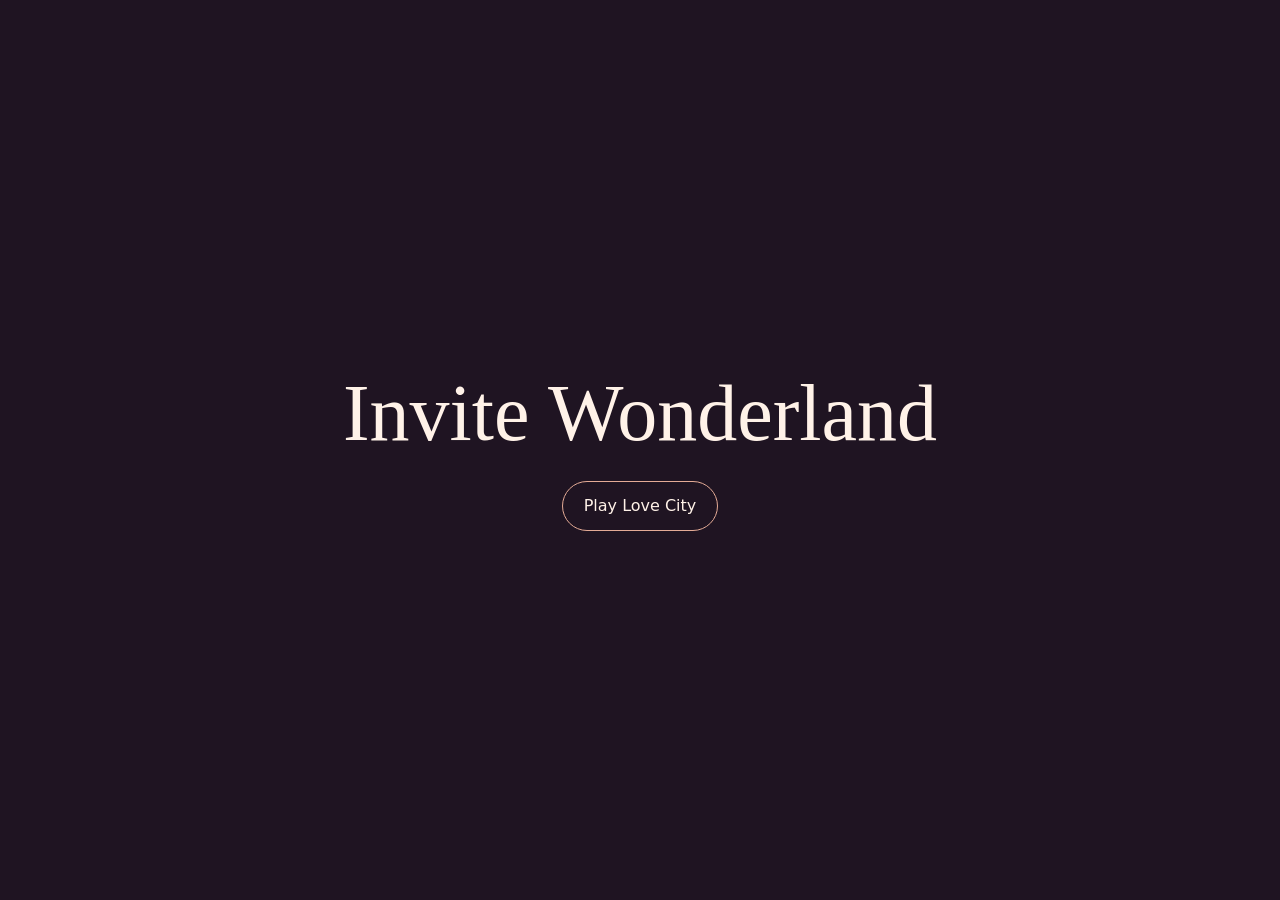
<file: index.html>
<!doctype html>
<html lang="en">
<head>
  <meta charset="utf-8">
  <meta name="viewport" content="width=device-width, initial-scale=1">
  <title>Invite Wonderland</title>
  <style>
    html { color-scheme: dark; }
    body { margin: 0; min-height: 100svh; display: grid; place-items: center; background: #1f1422; color: #fff2e8; font: 1rem/1.5 system-ui, sans-serif; }
    main { padding: 2rem; text-align: center; }
    h1 { margin: 0 0 1.5rem; font: 400 clamp(2.5rem, 9vw, 5rem)/1.1 Georgia, serif; }
    a { display: inline-block; padding: .75rem 1.3rem; border: 1px solid #e4ab96; border-radius: 2rem; color: #fff2e8; text-decoration: none; }
    a:hover, a:focus-visible { background: #6a3e4e; }
  </style>
</head>
<body>
  <main>
    <h1>Invite Wonderland</h1>
    <a href="./love-city-mission-forever/">Play Love City</a>
  </main>
</body>
</html>
</file>
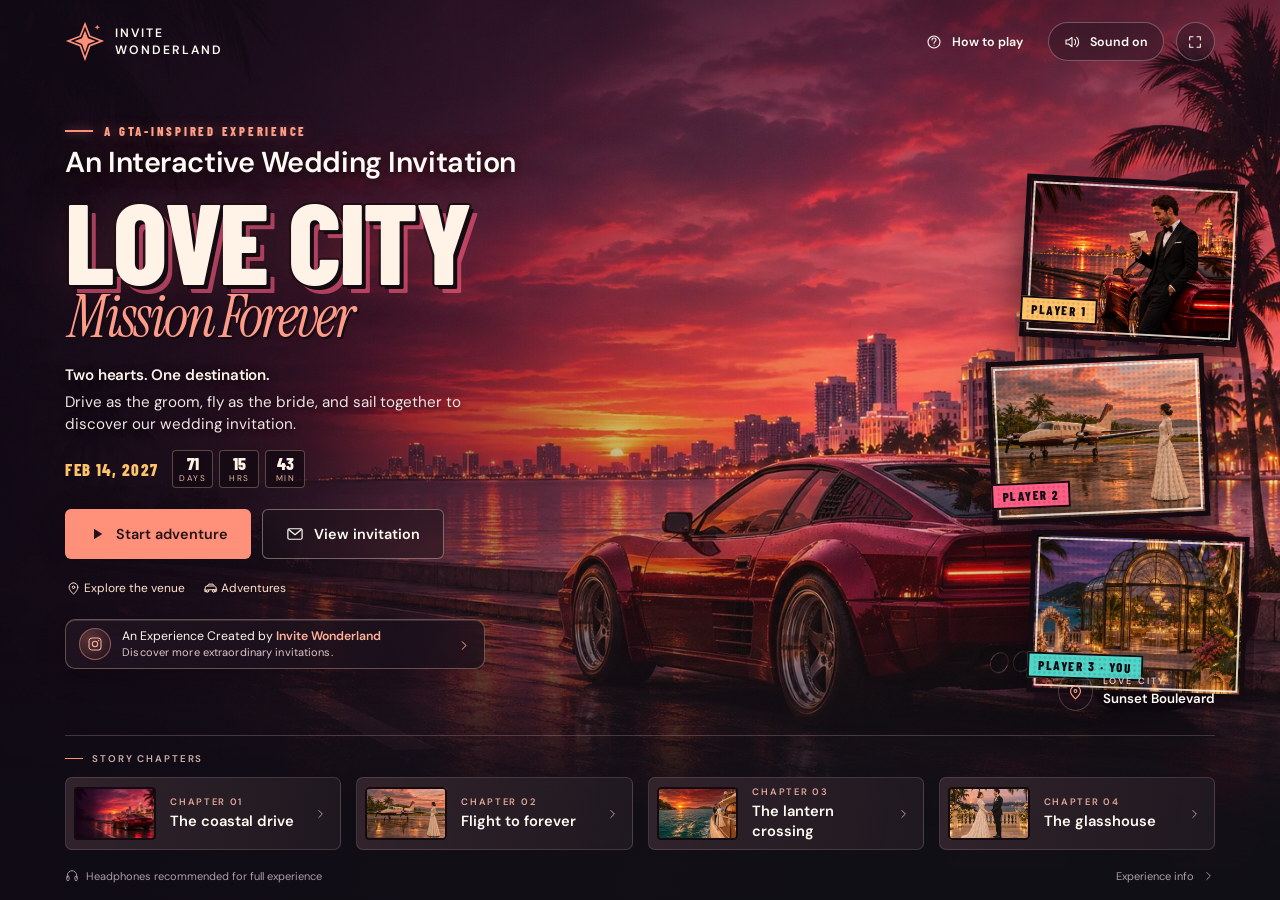
<file: love-city-mission-forever/index.html>
<!doctype html>
<html lang="en">
  <head>
    <meta charset="UTF-8" />
    <meta name="viewport" content="width=device-width, initial-scale=1, viewport-fit=cover" />
    <meta name="theme-color" content="#110d16" />
    <link rel="icon" href="data:image/svg+xml,%3Csvg xmlns='http://www.w3.org/2000/svg' viewBox='0 0 32 32'%3E%3Crect width='32' height='32' rx='7' fill='%23241a24'/%3E%3Cpath d='m16 3 3.4 9.6L29 16l-9.6 3.4L16 29l-3.4-9.6L3 16l9.6-3.4z' fill='%23ff907a'/%3E%3C/svg%3E" />
    <meta name="description" content="Love City: Mission Forever. A playable wedding invitation by Invite Wonderland." />
    <title>Love City · Mission Forever | Invite Wonderland</title>
    <script type="module" crossorigin src="./assets/index-Bb6g633S.js"></script>
    <link rel="stylesheet" crossorigin href="./assets/index-CIjVXxWx.css">
  </head>
  <body>
    <div id="app"></div>
    <noscript>This playable invitation requires JavaScript.</noscript>
  </body>
</html>
</file>
<file: love-city-mission-forever/assets/index-CIjVXxWx.css>
@font-face{font-family:Barlow Condensed;font-style:normal;font-display:swap;font-weight:800;src:url(./barlow-condensed-latin-800-normal-BKzMuPgK.woff2)format("woff2"),url(./barlow-condensed-latin-800-normal-e9GbPXiK.woff)format("woff")}@font-face{font-family:DM Sans;font-style:normal;font-display:swap;font-weight:400;src:url(./dm-sans-latin-400-normal-CW0RaeGs.woff2)format("woff2"),url(./dm-sans-latin-400-normal-BwCSEQnW.woff)format("woff")}@font-face{font-family:DM Sans;font-style:normal;font-display:swap;font-weight:600;src:url(./dm-sans-latin-600-normal-Aqo67rzb.woff2)format("woff2"),url(./dm-sans-latin-600-normal-BmdmIIQ2.woff)format("woff")}@font-face{font-family:Instrument Serif;font-style:italic;font-display:swap;font-weight:400;src:url(./instrument-serif-latin-400-italic-DKMiL14s.woff2)format("woff2"),url(./instrument-serif-latin-400-italic-u__WvvIK.woff)format("woff")}:root{--lightningcss-light: ;--lightningcss-dark:initial;color-scheme:dark;--bg:#100e15;--ink:#fffbf3;--muted:#cdc0c4;--accent:#ff907a;--pad:clamp(24px, 5.1vw, 100px);color:var(--ink);background:var(--bg);font-family:DM Sans,sans-serif}*{box-sizing:border-box}body{margin:0}button,a,input,textarea,select{font:inherit}button,a{touch-action:manipulation}button{cursor:pointer;color:inherit;background:0 0;border:0}button:disabled{opacity:.55;cursor:wait}button:focus-visible,a:focus-visible,input:focus-visible,textarea:focus-visible,select:focus-visible,summary:focus-visible{outline-offset:4px;outline:3px solid #ffe7a8}svg{vertical-align:middle;flex-shrink:0;width:20px;height:20px}button{transition:background .18s,color .18s,transform .18s,border-color .18s}button:active{transform:translateY(1px)}[hidden]{display:none!important}button:hover{color:#fff}#app{min-height:100svh}.home{isolation:isolate;background:#1c101a;flex-direction:column;min-height:100svh;display:flex;position:relative;overflow:hidden}.home-art,.home-shade{z-index:-2;pointer-events:none;position:absolute;inset:0}.home-art{background-image:var(--art-cover,url(../art/boulevard.webp));background-position:62% 55%;background-size:cover}.home-shade{z-index:-1;background:linear-gradient(90deg,#0e0913c2,#120a1457 34%,#0000 65%),linear-gradient(#110b127d,#110b1214 22%,#0000 45%,#100e1526 64%,#100e15f5 90%,#100e15 100%),linear-gradient(#0000 75%,#100e15)}.mast{padding:clamp(14px, 2.4vh, 38px) var(--pad) 0;z-index:1;justify-content:space-between;align-items:center;gap:16px;display:flex}.brand{color:inherit;align-items:center;gap:10px;text-decoration:none;transition:opacity .18s,transform .18s;display:inline-flex}.brand:hover{opacity:.92;transform:translateY(-1px)}.brand>svg{width:40px;height:40px;color:var(--accent)}.brand span{letter-spacing:.16em;font-size:.76rem;font-weight:600;line-height:1.35}.mast nav,.hero-actions,.row{align-items:center;gap:12px;display:flex}.mast nav button{font-size:.78rem;font-weight:600}.quiet,.sound,.circle,.secondary,.primary{justify-content:center;align-items:center;gap:10px;display:inline-flex}.quiet{padding:10px 13px}.quiet svg,.sound svg,.circle svg{width:16px;height:16px}.sound,.circle{-webkit-backdrop-filter:blur(9px);backdrop-filter:blur(9px);background:#1c14216b;border:1px solid #ffffff45;border-radius:50px;min-height:39px;padding:0 15px}.circle{width:39px;padding:0}.secondary:hover,.circle:hover,.sound:hover{background:#4a3347c9;border-color:#ffccbe}.home-content{padding:clamp(14px, 2.2vh, 64px) var(--pad) clamp(14px, 2.4vh, 64px);flex:1;align-items:center;min-height:320px;display:flex;position:relative}.hero-copy{max-width:550px;position:relative}.overline,.rail-label,.chapter small,.location small,.hud-tag,.meta{letter-spacing:.2em;text-transform:uppercase;font-size:.69rem;font-weight:600}.rail-label{color:#ffad98;align-items:center;gap:12px;display:flex}.rail-label i{background:var(--accent);flex-shrink:0;width:32px;height:2px;display:inline-block}.hero-branding{z-index:3;flex-direction:column;gap:7px;margin-bottom:2px;display:flex;position:relative}.branding-eyebrow{align-items:center;gap:11px;display:flex}.branding-line{background:var(--accent);flex-shrink:0;width:28px;height:2px;display:inline-block;box-shadow:0 0 10px #ff907a8c}.branding-tag{letter-spacing:.22em;text-transform:uppercase;color:#ff9f87;text-shadow:0 0 14px #ff8c7366;font-family:Barlow Condensed,Impact,sans-serif;font-size:clamp(.78rem,.98vw,.88rem);font-weight:700;line-height:1}.branding-title{letter-spacing:-.015em;color:#fffaf5;text-shadow:0 2px 14px #000000f2,0 0 30px #ff907a52;font-family:DM Sans,-apple-system,BlinkMacSystemFont,sans-serif;font-size:clamp(1.35rem,2.25vw,1.85rem);font-weight:700;line-height:1.2}h1{width:max-content;margin:clamp(10px,1.8vh,21px) 0 clamp(12px,2vh,23px)}.love-city{letter-spacing:-.034em;color:#fff3e7;text-shadow:0 4px 30px #21091b22;font-family:Barlow Condensed,Impact,sans-serif;font-size:clamp(5rem,min(9.5vw,12.6vh),12rem);font-weight:800;line-height:.8;display:block}h1 em{color:#ff9b89;letter-spacing:-.045em;margin:3px 0 0 .05em;font:italic clamp(2.6rem,min(4.8vw,6.4vh),6rem)/.98 Instrument Serif,Georgia,serif;display:block}.hero-summary{max-width:420px;font-size:clamp(.95rem,1.05vw,1.14rem);line-height:1.46}.hero-summary strong{color:#fff4ea;letter-spacing:-.01em;text-shadow:0 2px 10px #000000a6;font-weight:700;display:block}.hero-summary p{color:#f2e3e5;text-shadow:0 1px 6px #000000b3;margin:5px 0 0}.hero-actions{gap:11px;margin-top:clamp(14px,2.3vh,27px)}.primary,.secondary{border-radius:6px;min-height:50px;padding:0 23px;font-size:.9rem;font-weight:600}.primary{background:var(--accent);color:#261318;box-shadow:0 4px 28px #10091426}.primary:hover{color:#271518;background:#ffb39d}.primary svg{width:18px}.secondary{-webkit-backdrop-filter:blur(8px);backdrop-filter:blur(8px);background:#1d141c87;border:1px solid #cfb9b67d}.secondary svg{width:18px}.iw-home-card{-webkit-backdrop-filter:blur(10px);backdrop-filter:blur(10px);color:#fff6ed;background:linear-gradient(125deg,#221522d6,#140d18bd);border:1px solid #ffc6ae57;border-radius:10px;align-items:center;gap:11px;max-width:420px;margin-top:clamp(9px,1.4vh,14px);padding:8px 13px;text-decoration:none;transition:border-color .2s,background .2s,transform .2s,box-shadow .2s;display:flex;box-shadow:0 8px 24px #0a050e6b,inset 0 1px #fff0e024}.iw-home-card:hover{background:linear-gradient(125deg,#321f2fe6,#1c1220d6);border-color:#ffb098b8;transform:translateY(-1px);box-shadow:0 10px 28px #0a050e85,0 0 22px #ff907a29}.iw-home-mark{color:#ffb199;background:radial-gradient(circle at 30% 30%,#ff907a42,#20121eb8);border:1px solid #ffa89173;border-radius:50%;flex-shrink:0;justify-content:center;align-items:center;width:32px;height:32px;display:inline-flex}.iw-home-mark svg{width:16px;height:16px}.iw-home-copy{flex:1;gap:2px;min-width:0;display:grid}.iw-home-copy small{color:#fff6ed;font-size:.77rem;font-weight:500;line-height:1.25}.iw-home-copy strong{color:#ffb199;font-weight:700}.iw-home-copy span{color:#dec4c8;letter-spacing:.01em;font-size:.69rem;line-height:1.25}.iw-home-arrow{color:#ffad96;flex-shrink:0;transition:transform .2s}.iw-home-arrow svg{width:15px;height:15px}.iw-home-card:hover .iw-home-arrow{transform:translate(2px)}.location{bottom:24px;right:var(--pad);text-shadow:0 2px 6px #0d0810;align-items:center;gap:10px;display:flex;position:absolute}.loc-icon{color:#ff9e87;border:1px solid #dec1c140;border-radius:50%;padding:8px}.loc-icon svg{width:17px;height:17px}.location small,.location b{display:block}.location small{letter-spacing:.24em;color:#e3bec0;margin-bottom:3px;font-size:.57rem}.location b{font-size:.83rem;font-weight:600}.chapter-rail{margin:0 var(--pad);border-top:1px solid #d9adbc42;padding:clamp(10px,1.8vh,19px) 0 clamp(10px,1.6vh,17px)}.rail-label{color:#cdafac;letter-spacing:.19em;gap:9px;font-size:.61rem}.rail-label i{width:18px;height:1px}.chapters{grid-template-columns:repeat(3,minmax(0,1fr));gap:15px;margin-top:clamp(8px,1.3vh,13px);display:grid}.chapter{text-align:left;background:linear-gradient(100deg,#34252ded,#211a22db);border:1px solid #d4b4bd30;border-radius:7px;align-items:center;gap:14px;min-width:0;padding:8px;display:flex}.chapter:hover{background:#3b2931;border-color:#f3a69788}.chapter-image{background-position:50%;background-size:cover;border-radius:4px;flex-shrink:0;width:clamp(60px,6.4vw,105px);height:53px}.boulevard{background-image:var(--art-cover,url(../art/boulevard.webp));background-position:78% 62%}.airfield{background-image:url(../art/airfield-thumb.webp)}.terrace{background-image:url(../art/terrace-thumb.webp)}.chapter-text{gap:3px;display:grid}.chapter-text small{color:#e2a598;letter-spacing:.18em;font-size:.59rem}.chapter-text b{font-size:clamp(.86rem,1.15vw,1.15rem);font-weight:600}.chapter-launch{color:#c2a6a9;margin-left:auto;padding-right:5px}.chapter-launch svg{width:14px}.home-foot{color:#ac9ca7;padding:0 var(--pad) max(12px, env(safe-area-inset-bottom));justify-content:space-between;align-items:center;font-size:.69rem;display:flex}.home-foot span,.home-foot button{align-items:center;gap:7px;display:flex}.home-foot svg{width:14px;height:14px}.home-foot button{font-size:inherit;padding:5px 0}@media (width>=1700px){.home-content{padding-top:10vh;padding-bottom:10vh}.chapter-image{height:68px}}@media (width<=760px){:root{--pad:22px}.mast{padding-top:max(18px, env(safe-area-inset-top))}.brand>svg{width:31px;height:31px}.brand span{font-size:.61rem}.brand{gap:7px}.help-link span,.fullscreen{display:none}.mast nav{gap:6px}.quiet{padding:10px}.sound{min-height:35px;padding:0 11px}.mast nav button{font-size:.7rem}.home-art{background-position:66% 0;background-repeat:no-repeat;background-size:auto 77%}.home-shade{background:linear-gradient(#130d193f 0%,#180e1a05 22%,#160e1a25 32%,#100e15d9 59%,#100e15 72%),linear-gradient(90deg,#150a1a71,#0000 85%)}.home-content{align-items:flex-end;min-height:470px;padding-top:clamp(148px,23svh,320px);padding-bottom:20px}.hero-copy{width:100%}.hero-branding{gap:5px;margin-bottom:2px}.branding-eyebrow{gap:8px}.branding-line{width:20px}.branding-tag{letter-spacing:.18em;font-size:.72rem}.branding-title{font-size:clamp(1.18rem,5.2vw,1.48rem);line-height:1.22}.rail-label{letter-spacing:.16em;gap:8px;font-size:.57rem}.rail-label i{flex-shrink:0;width:21px}h1{margin:14px 0 15px}.love-city{font-size:clamp(5.2rem,20vw,8.2rem)}h1 em{font-size:clamp(2.8rem,10.7vw,4.5rem)}.hero-summary{max-width:350px;font-size:.86rem}.hero-summary p{margin-top:3px}.hero-actions{gap:8px;margin-top:18px}.hero-actions button{min-height:43px;padding:0 14px;font-size:.8rem}.iw-home-card{gap:9px;margin-top:10px;padding:7px 10px}.iw-home-mark{width:26px;height:26px}.iw-home-mark svg{width:14px;height:14px}.iw-home-copy small{font-size:.71rem}.iw-home-copy span{font-size:.65rem}.location{display:none}.chapter-rail{padding:13px 0 12px}.chapters{gap:7px;margin-top:9px}.chapter{padding:0 0 7px;display:block;position:relative;overflow:hidden}.chapter-image{background-position:50% 58%;border-radius:0;width:100%;height:40px;display:block}.chapter-text{gap:2px;padding:7px 6px 0}.chapter-text small{letter-spacing:.12em;font-size:.5rem}.chapter-text b{font-size:.72rem}.chapter-launch{display:none}.home-foot{padding-bottom:max(12px, env(safe-area-inset-bottom));font-size:.61rem}}@media (height<=610px) and (width>=761px){.home-content{min-height:255px;padding-top:25px;padding-bottom:25px}.love-city{font-size:5.6rem}h1 em{font-size:3rem}h1{margin:10px 0}.hero-actions{margin-top:12px}.iw-home-card{margin-top:8px;padding:6px 10px}.chapter-rail{padding:9px 0}.chapter-image{height:35px}}@media (prefers-reduced-motion:reduce){*,:before,:after{scroll-behavior:auto!important;transition-duration:.01ms!important;animation-duration:.01ms!important}}body.in-stage{overflow:hidden}#stage{isolation:isolate;background:#19121c;position:fixed;inset:0}#game{display:block;position:absolute;inset:0;width:100%!important;height:100%!important}#stage-layer{pointer-events:none;position:absolute;inset:0}#stage-layer button,#stage-layer a,#stage-layer .iw-whisper-card,#touch button{pointer-events:auto}.scene-nav{top:max(20px, env(safe-area-inset-top));right:var(--pad);z-index:5;gap:9px;display:flex;position:absolute}.scene-nav .sound{font-size:.8rem}.intro-art,.final-photo{z-index:-1;background-position:50%;background-size:cover;position:absolute;inset:0}.intro-art:after,.final-photo:after{content:"";background:linear-gradient(#0000 18%,#160f1bf2),linear-gradient(90deg,#160f1b55,#0000);position:absolute;inset:0}.intro-art.drive{background-image:var(--art-cover,url(../art/boulevard.webp))}.intro-art.flight{background-image:var(--art-bride,url(../art/airfield.webp));background-position:92%}.intro-copy,.final-copy{left:var(--pad);max-width:650px;position:absolute;bottom:11%}.intro-copy h2,.final-copy h2,.error-card h2,.reel-type h2,.reel-end h2{color:#fff3e7;margin:15px 0;font:800 clamp(3rem,7vw,7rem)/.93 Barlow Condensed,sans-serif}.intro-copy p{color:#ffe1d8;margin:12px 0 26px;font:italic 1.6rem/1.2 Instrument Serif,serif}.intro-copy .overline,.final-copy .overline,.inv-body .overline,#menu .overline,.reel-layer .overline{color:var(--accent)}.mission{left:var(--pad);top:max(22px, env(safe-area-inset-top));-webkit-backdrop-filter:blur(8px);backdrop-filter:blur(8px);background:#1d1521d4;border:1px solid #e9baba36;border-radius:8px;max-width:min(370px,52%);padding:14px 18px;position:absolute}.mission .overline{color:#ffbca5;font-size:.61rem}.mission b,.mission small{display:block}.mission b{margin:5px 0 9px;font-size:1.04rem}.mission small{color:#ead9d9;font-size:.71rem}.route{background:#d3b5be42;height:2px;margin:7px 0}.route i{background:var(--accent);height:100%;display:block}.instrument{bottom:11%;right:var(--pad);text-shadow:0 1px 7px #131019;background:#20151eac;border:1px solid #fce2da40;border-radius:6px;padding:10px 18px;position:absolute}.instrument strong{font:800 3.2rem/.95 Barlow Condensed,sans-serif}.instrument span,.instrument small{letter-spacing:.1em;font-size:.62rem}.instrument span{margin-left:4px}.instrument small{color:#ffccb8;margin-top:4px;display:block}.key-guide,.skip{background:#1c1420c9;border-radius:20px;align-items:center;gap:8px;padding:9px 15px;font-size:.75rem;display:flex;position:absolute;bottom:20px}.key-guide{white-space:nowrap;left:50%;transform:translate(-50%)}.skip{right:var(--pad)}#touch{pointer-events:none;padding:0 var(--pad) max(22px, env(safe-area-inset-bottom));touch-action:none;justify-content:space-between;align-items:flex-end;display:flex;position:absolute;inset:0}#touch>div{gap:9px;display:flex}.touch-key{-webkit-backdrop-filter:blur(5px);backdrop-filter:blur(5px);-webkit-user-select:none;user-select:none;touch-action:none;background:#211520bc;border:1px solid #ffe4d770;border-radius:16px;flex-direction:column;justify-content:center;align-items:center;gap:4px;width:61px;height:61px;display:none}.touch-key small{font-size:.63rem}.touch-key.pressed{background:#c36f5b}.final-photo{background-image:var(--art-couple,url(../art/terrace.webp));transition:filter 2s,transform 9s}.final-photo:after{background:linear-gradient(#0000 20%,#160c1bdf)}[data-beat="2"] .final-photo,[data-beat="3"] .final-photo{filter:brightness(.47);transform:scale(1.04)}.lights{width:100%;height:100%;position:absolute;inset:0}.final-copy h2 em{color:#ffc3ab;font-family:Instrument Serif,serif;font-weight:400}.final-copy .primary{margin-top:12px}dialog{width:min(460px,100vw - 32px);color:var(--ink);overscroll-behavior:contain;background:#241b25;border:1px solid #b1878d66;border-radius:13px;max-height:88svh;padding:34px;overflow-y:auto;box-shadow:0 20px 80px #100812a6}dialog::backdrop{-webkit-backdrop-filter:blur(7px);backdrop-filter:blur(7px);background:#0e0811b6}#menu.pause-menu{-webkit-backdrop-filter:blur(4px)saturate(1.15);backdrop-filter:blur(4px)saturate(1.15);text-shadow:0 1px 6px #170a1be6;background:linear-gradient(150deg,#2c1e305c,#17101c9e);border-color:#f7d7cf5c;border-radius:19px;padding:clamp(22px,6vw,34px);box-shadow:inset 0 1px #fff1de29,0 22px 58px #12091680}#menu.pause-menu::backdrop{-webkit-backdrop-filter:none;backdrop-filter:none;background:#10081924}.pause-actions{flex-wrap:wrap;gap:9px;display:flex}.pause-actions button{min-height:44px;text-shadow:none;padding-inline:14px}.pause-menu-buttons{grid-template-columns:repeat(2,minmax(0,1fr));gap:8px;margin-top:12px;display:grid}.pause-menu-buttons button{-webkit-backdrop-filter:none;backdrop-filter:none;min-height:44px;padding:7px 9px;font-size:.83rem}.pause-menu-buttons [data-action=home]{grid-column:1/-1}#menu #photo-status{color:var(--ink);margin:12px 0 0}#menu .photo-actions[hidden]{display:none}.close-menu{float:right;width:32px;min-height:32px;margin:-16px -16px 0 0}#menu h2,.inv-body h2{margin:10px 0 15px;font:italic 3rem/1 Instrument Serif,serif}#menu.pause-menu h2{font-size:clamp(2.05rem,8.6vw,3rem)}#menu h3{margin:20px 0 4px;font-size:.99rem}#menu p,.fine{color:#cebfca;font-size:.9rem;line-height:1.6}.fine,#menu .fine{font-size:.78rem}.option{border-top:1px solid #e8d4d429;justify-content:space-between;align-items:center;gap:18px;padding:12px 0;font-size:.9rem;display:flex}.option input{width:18px;height:18px;accent-color:var(--accent)}.option select,form select{cursor:pointer}select,input,textarea{color:var(--ink);background:#17111b;border:1px solid #ceb8bc58;border-radius:5px;padding:8px 10px}.menu-links{flex-wrap:wrap;gap:8px;margin-top:12px;display:flex}.menu-links button,.textbutton{color:#f5c2b3;margin-right:10px;padding:7px 0;font-size:.8rem}.textbutton{align-items:center;gap:7px;display:flex}.toast{z-index:10;background:#382332;border:1px solid #d9a795;border-radius:10px;padding:10px 20px;position:fixed;bottom:20px;left:50%;transform:translate(-50%)}.loading-text,.error-card{text-align:center;position:absolute;top:50%;left:50%;transform:translate(-50%,-50%)}.error-card{width:min(440px,90%)}.error-card button{margin:5px}#invite{background:#1a131c;height:100svh;overflow:auto}.inv-card{grid-template-columns:44% 1fr;max-width:1250px;min-height:100svh;margin:auto;display:grid}.inv-photo{background-image:var(--art-couple,url(../art/terrace.webp));background-position:51%;background-size:cover;height:100svh;position:sticky;top:0}.inv-photo:after{content:"";pointer-events:none;background:linear-gradient(#0000 55%,#170c1ba6);position:absolute;inset:0}.inv-photo .circle{z-index:1;background:#201620aa;position:absolute;top:22px;left:22px}.photo-caption{z-index:1;letter-spacing:.18em;font-size:.67rem;position:absolute;bottom:25px;left:24px}.inv-body{align-self:center;padding:clamp(35px,5vw,85px)}.inv-body h1{letter-spacing:-.05em;width:auto;margin:16px 0;font:italic clamp(3.7rem,6vw,6.5rem)/.98 Instrument Serif,serif}.inv-body h1 em{font:inherit;color:var(--accent);display:inline}.inv-message{color:#dfcfd6;margin-bottom:27px;line-height:1.6}.venue-line{align-items:center;gap:12px;margin:13px 0;display:flex}.venue-line svg{color:#e89c8a}.venue-line b,.venue-line small{display:block}.venue-line small{color:#d3bec8;margin-top:3px;font-size:.77rem}.inv-body h2{margin-top:30px;font-size:2.6rem}.map{color:#ffb19b}.schedule details{border-top:1px solid #b49aa34a}.schedule details:last-child{border-bottom:1px solid #b49aa34a}.schedule summary{cursor:pointer;align-items:center;gap:12px;padding:13px 0;font-size:.91rem;list-style:none;display:flex}.schedule time{color:#ffad96;min-width:42px}.schedule summary span{margin-left:auto}.schedule details[open] span{transform:rotate(45deg)}.schedule p{color:#d6c1cb;margin:0 0 12px 54px;font-size:.83rem;line-height:1.5}form label{color:#f2e1e6;gap:5px;margin:12px 0;font-size:.86rem;display:grid}form label small{color:#baabb4;display:contents}form textarea{resize:vertical}#reply-status{color:#f4bdac;font-size:.81rem}.creator #stage{width:min(100vw,56.25svh);height:100svh;margin:auto;overflow:hidden}.reel-layer{background-position:50%;background-size:cover;align-items:end;display:grid}.reel-layer.shot-0{background-image:linear-gradient(0deg, #21101dd9, transparent 80%), var(--art-cover,url(../art/boulevard.webp));background-position:69%}.shot-2{background-image:linear-gradient(0deg, #21101daa, transparent 80%), var(--art-bride,url(../art/airfield.webp));background-position:70%}.shot-4,.shot-5,.shot-6{background-image:linear-gradient(0deg, #241322ea, #24132222), var(--art-couple,url(../art/terrace.webp))}.shot-6{background-image:linear-gradient(0deg, #211122fc, #211122ab), var(--art-couple,url(../art/terrace.webp))}.reel-type,.reel-end{text-shadow:0 2px 10px #140d18a1;padding:0 13% 36% 9%}.reel-type h2,.reel-end h2{font-size:clamp(2.2rem,6.8svh,8.6rem)}.shot-0 .reel-type{align-self:start;padding-top:24%}.shot-1 .reel-type,.shot-3 .reel-type{padding-bottom:28%}.shot-1 .reel-type h2,.shot-3 .reel-type h2{font-size:4.8svh}.reel-end{align-self:center;padding:12% 13% 0 9%}.reel-end strong{color:#ffba9c;margin:2.9svh 0;font:800 4.5svh/1.08 Barlow Condensed,sans-serif;display:block}.reel-end>span:last-child{letter-spacing:.15em;font-size:1.45svh}.reel-layer .overline{font-size:1.55svh}.reel-done{justify-content:center;position:absolute;bottom:20px;left:8%;right:8%}@media (pointer:coarse),(width<=760px){.touch-key{display:flex}#touch:has(.flight-power)>div:not(.flight-power) .touch-key{width:clamp(43px,13vw,61px)}#touch>.flight-power{gap:4px}.flight-power .touch-key{border-radius:11px;width:clamp(34px,9vw,43px);height:41px}.flight-power svg{width:13px;height:13px}.key-guide{display:none}.instrument{bottom:max(102px, calc(72px + env(safe-area-inset-bottom)));padding:8px 12px;right:18px}.instrument strong{font-size:2.2rem}.scene-nav{right:14px;top:max(14px, env(safe-area-inset-top));gap:6px}.scene-nav .sound{min-height:34px;padding:0 9px;font-size:.7rem}.scene-nav .circle{width:34px;min-height:34px}.mission{top:max(14px, env(safe-area-inset-top));max-width:52%;padding:9px 10px;left:14px}.mission b{font-size:.84rem}.mission .overline{font-size:.49rem}.intro-art.drive{background-position:69%}.intro-art.flight{background-position:68%}.intro-copy,.final-copy{bottom:12%;right:var(--pad)}.intro-copy h2,.final-copy h2{font-size:clamp(3.5rem,14vw,5.5rem)}.intro-copy p{font-size:1.35rem}.inv-card{display:block}.inv-photo{background-position:50% 44%;height:36svh;min-height:210px;position:relative}.inv-body{padding:30px 24px 45px}.photo-caption{bottom:16px}.inv-body h1{font-size:4.3rem}}#stage-layer{isolation:isolate}@media (width<=760px){.home-art{background-position:77% 0;background-size:auto 65%}}.intro-art.drive,.shot-7{background-image:linear-gradient(0deg, #221520a8, transparent 80%), var(--art-groom,url(../art/envelope.webp));background-position:65%}.venue-arrival .final-photo,.venue-arrival .lights{visibility:hidden}.gold-letter{background:linear-gradient(125deg,#b98145,#ffe4a8 55%,#c28e59);border:1px solid #ffe4a1;border-radius:3px;width:88px;height:54px;margin:10px 0 15px;display:block;position:relative;overflow:hidden;box-shadow:0 5px 30px #ffc98e33}.gold-letter i{background:#f3d09b;border:1px solid #b78348;width:77px;height:77px;position:absolute;top:-53px;left:4px;transform:rotate(45deg)}.gold-letter b{color:#ffe1bd;text-align:center;background:#89344a;border:1px solid #c47177;border-radius:50%;width:18px;height:18px;font:italic 12px/17px Georgia;position:absolute;top:21px;left:35px}.final-copy .gold-letter{animation:.85s ease-out both letter-rise}.shot-5>.gold-letter{position:absolute;top:24%;left:10%;transform:rotate(-8deg)}@keyframes letter-rise{0%{opacity:0;transform:translateY(12px)rotate(-8deg)}to{opacity:1;transform:translateY(0)rotate(-3deg)}}#stage-layer.shot-2{background-position:90%}.reel-layer.shot-7{background-position:74%}#menu .fine a{color:#ffcbb9}.iw-whisper{top:max(18px, env(safe-area-inset-top));z-index:6;pointer-events:none;width:min(410px,100vw - 300px);animation:.55s cubic-bezier(.2,.9,.2,1) both iw-whisper-in;position:fixed;left:50%;transform:translate(-50%)}.iw-whisper.out{opacity:0;transition:opacity .45s,transform .45s;transform:translate(-50%,-8px)}.iw-whisper-card{-webkit-backdrop-filter:blur(10px);backdrop-filter:blur(10px);background:linear-gradient(135deg,#1c111edb,#110b15c7);border:1px solid #ffccb46b;border-radius:12px;gap:5px;padding:10px 30px 10px 14px;display:grid;position:relative;box-shadow:0 12px 34px #09040d8c,inset 0 1px #fff0e024}.iw-whisper-quote{color:#fff5ec;text-shadow:0 1px 6px #0c0610cc;margin:0;font:italic 1.03rem/1.22 Instrument Serif,Georgia,serif}.iw-whisper-link{color:#ffb199;letter-spacing:.01em;align-items:center;gap:6px;width:fit-content;font-size:.72rem;font-weight:600;text-decoration:none;display:inline-flex}.iw-whisper-link:hover{color:#ffd7c6;text-underline-offset:3px;text-decoration:underline}.iw-whisper-link svg{width:14px;height:14px}.iw-whisper-close{color:#d7bec5;background:#ffffff0f;border-radius:50%;justify-content:center;align-items:center;width:22px;height:22px;display:inline-flex;position:absolute;top:7px;right:7px}.iw-whisper-close:hover{color:#fff;background:#ffffff24}.iw-whisper-close svg{width:12px;height:12px}@keyframes iw-whisper-in{0%{opacity:0;transform:translate(-50%,-12px)}}.clean .iw-whisper{display:none}@media (pointer:coarse),(width<=760px){.iw-whisper{width:min(326px,100vw - 28px);top:152px}.iw-whisper-card{padding:9px 28px 9px 12px}.iw-whisper-quote{font-size:.96rem}}@media (orientation:landscape) and (height<=480px){.iw-whisper{width:min(320px,50vw);top:10px}}#photo-studio{border-top:1px solid #e8d4d429;gap:10px;margin-top:14px;padding-top:14px;display:grid}.photo-frame{background:#120b15;border:1px solid #ffd4b857;border-radius:10px;place-items:center;max-height:225px;display:grid;overflow:hidden}.photo-frame img{object-fit:contain;width:auto;max-width:100%;height:auto;max-height:225px;display:block}.photo-brand-opt{color:#f4dfdb;cursor:pointer;align-items:center;gap:9px;font-size:.84rem;display:flex}.photo-brand-opt input{width:17px;height:17px;accent-color:var(--accent)}#menu .photo-actions{margin-top:2px}.photo-share-exp{grid-column:1/-1}.pause-promo{border-top:1px solid #e8d4d429;grid-template-columns:repeat(2,minmax(0,1fr));gap:8px;margin-top:14px;padding-top:14px;display:grid}.pause-promo .secondary{color:#ffe7dc;border-color:#ffc6ae61;min-height:42px;padding:7px 10px;font-size:.8rem;text-decoration:none}.pause-promo .pause-promo-link:hover{color:#fff;border-color:#ffb098c7}.pause-promo svg{width:15px;height:15px}.pause-promo-status{color:#ffb69e;grid-column:1/-1;margin:2px 0 0}@media (width<=460px){.pause-promo{grid-template-columns:1fr}}.enquiry-box{gap:10px;margin-top:12px;display:grid}.enquiry-box label{color:#f2e1e6;gap:5px;font-size:.85rem;display:grid}.enquiry-box label small{color:#baabb4;font-size:.78rem;display:inline}.enquiry-box input{width:100%}.enquiry-preview{color:#f7e4df;background:#120c16bf;border:1px solid #ffc8b247;border-radius:8px;padding:10px 12px;font-size:.82rem;line-height:1.45}.enquiry-actions{gap:8px;margin-top:6px;display:grid}.enquiry-actions a{text-decoration:none}@media (width<=360px){.mission{max-width:75%;top:59px}.hero-actions{flex-wrap:wrap}.touch-key{width:54px}}@media (orientation:landscape) and (height<=480px){.home-art{background-position:65% 55%;background-size:cover}.home-content{align-items:center;min-height:205px;padding-top:12px;padding-bottom:16px}.mast{padding-top:12px}.hero-branding{gap:3px;margin-bottom:0}.branding-eyebrow{gap:6px}.branding-line{width:16px}.branding-tag{letter-spacing:.16em;font-size:.68rem}.branding-title{font-size:1.15rem;line-height:1.15}.hero-copy h1{margin:8px 0}.love-city{font-size:4.4rem}.hero-copy h1 em{font-size:2.6rem}.hero-summary{max-width:340px;font-size:.75rem}.hero-actions{margin-top:10px}.hero-actions button{min-height:34px}.iw-home-card{margin-top:7px;padding:5px 9px}.iw-home-copy small{font-size:.68rem}.iw-home-copy span{display:none}.chapter-rail{padding:7px 0}.chapters{margin-top:5px}.chapter{gap:6px;padding:3px;display:flex}.chapter-image{width:48px;height:34px}.chapter-text{padding:0}.home-foot{padding-bottom:4px}.touch-key{width:46px;height:46px}.instrument{bottom:75px}.intro-copy,.final-copy{bottom:10%}.intro-copy h2,.final-copy h2{font-size:2.8rem}}.chapters{grid-template-columns:repeat(4,minmax(0,1fr))}.chapter-image.yacht{background-image:var(--art-yachtThumb,url(../art/yacht-thumb.webp))}.intro-art.yacht{background-image:var(--art-yacht,url(../art/yacht.webp));background-position:72%}.character-trait{letter-spacing:.13em;text-transform:uppercase;color:#f9c9b4;font-size:.78rem}.intro-copy h2{text-shadow:0 2px 24px #21102680;font-size:clamp(4rem,9vw,8.5rem)}.intro-copy{z-index:2;max-width:min(620px,87%)}.intro-copy p{max-width:26em}.meeting-shot .intro-art{opacity:0;transition:opacity .8s}.meeting-shot:before,.arrival-live #stage-layer:before{content:"";pointer-events:none;background:linear-gradient(#0000,#0e0b17bc);position:absolute;inset:45% 0 0}.meeting-shot.prologue-live:before{opacity:.55;inset:72% 0 0}[data-mode=flight] .prologue-live .place-pop,[data-mode=flight] .prologue-live #start-chapter:disabled{display:none}.prologue-live .intro-copy :is(.overline,h2,.character-trait){opacity:0;transition:opacity .16s ease-out}.prologue-live .intro-copy p{text-shadow:0 1px 5px #131019;margin:0 0 10px;font:500 .93rem/1.4 DM Sans,sans-serif}.scene-tools{right:var(--pad);position:absolute;top:77px}.scene-tools button,.action-chip,.moment,.invite-shortcuts button,.start-promo{color:#ffdecc;background:#231923dc;border:1px solid #ffe4c96b;border-radius:100px;justify-content:center;align-items:center;gap:8px;min-height:38px;padding:8px 14px;font:600 .76rem/1.25 DM Sans,sans-serif;display:inline-flex}.scene-tools svg,.start-promo svg{width:15px;height:15px}.story-strip{text-align:center;width:min(510px,66%);position:absolute;bottom:16%;left:50%;transform:translate(-50%)}.dialogue{color:#fff8f0;background:#211827ed;border-radius:6px;width:fit-content;margin:0 auto 8px;padding:9px 15px;font-size:clamp(.79rem,1vw,1rem);line-height:1.42}.dialogue b{color:#ffc49d;text-transform:uppercase;letter-spacing:.1em;margin-right:9px;font-size:.72em}.story-actions{flex-wrap:wrap;justify-content:center;gap:5px;display:flex}.action-chip{color:#ffead6;background:#381e2ef5}.arrival-title{left:var(--pad);right:var(--pad);text-shadow:0 2px 20px #160d1d;position:absolute;bottom:10%}.arrival-title h2,.venue-explore h2{color:#fff2da;letter-spacing:-.035em;margin:8px 0 17px;font:italic clamp(2.4rem,5vw,5.2rem)/.99 Instrument Serif,serif}.arrival-title .overline,.venue-explore .overline{color:#ffca94}.arrival-live canvas.lights{pointer-events:none}.creator #stage,.creator #invite{width:min(100vw,56.25svh);margin-inline:auto;container-type:inline-size}.creator #invite{overflow:auto}.creator{background:#100c12}.creator .scene-nav{top:14px;right:14px}.creator .scene-nav .sound span{display:none}.creator .mission{max-width:57%;padding:8px 11px;top:14px;left:14px}.creator .mission b{font-size:.84rem}.creator .scene-tools{top:62px;right:14px}.creator .intro-copy,.creator .arrival-title{max-width:none;bottom:15%;left:8%;right:9%}.creator .intro-copy h2,.creator .arrival-title h2{font-size:clamp(3rem,14cqw,6rem)}.creator .intro-copy p{font-size:clamp(1.15rem,5.7cqw,1.65rem)}.creator .story-strip{width:78%;bottom:24%}.creator .instrument{padding:7px 10px;bottom:13%;right:14px}.creator .key-guide{display:none}.creator-poster{isolation:isolate;background:#281a26;align-items:center;display:grid;position:absolute;inset:0;overflow:hidden}.creator-poster:before{content:"";z-index:-2;background-position:69%;background-size:cover;animation:17s ease-out both poster-drift;position:absolute;inset:-3%}.opening-poster:before{background-image:var(--art-cover,url(../art/boulevard.webp))}.closing-poster:before{background-image:var(--art-venue,url(../art/glasshouse.webp));background-position:50%}.creator-poster:after{content:"";z-index:-1;background:linear-gradient(#1d111b22 14%,#1a101dd9 100%),linear-gradient(90deg,#1b101e9e,#0000);position:absolute;inset:0}.promo-copy{z-index:1;color:#fff2e5;text-shadow:0 1px 16px #180d18;padding:0 13% 0 9%;position:relative}.opening-poster .promo-copy{margin-top:10%}.promo-copy .overline{color:#ffd7a7;letter-spacing:.16em;font-size:clamp(.58rem,2.8cqw,.85rem)}.promo-copy h2{letter-spacing:-.015em;margin:.25em 0;font:800 clamp(2.8rem,12.3cqw,6rem)/.95 Barlow Condensed,sans-serif;animation:.85s both word-entry}.promo-copy h2 em{color:#ffb89e;font-style:normal}.promo-copy p,.promo-copy small,.promo-copy strong{display:block}.promo-copy p,.promo-copy small{letter-spacing:.13em;font:600 clamp(.69rem,3cqw,1.05rem)/1.5 DM Sans,sans-serif}.promo-copy strong{color:#ffe1b9;margin:1em 0;font:700 clamp(1.45rem,7cqw,3.2rem)/1.02 Barlow Condensed,sans-serif}.start-promo{padding:12px 19px;position:absolute;bottom:max(11%,28px);left:9%}.closing-poster .lights{opacity:.46}.concealed-action{opacity:0;z-index:2;background:0 0;border:0;position:absolute;inset:0}.clean .scene-nav,.clean .scene-tools,.clean .instrument,.clean .mission,.clean .key-guide,.clean .touch-key,.clean .start-promo{opacity:0}.clean .scene-nav,.clean .scene-tools{visibility:hidden}.clean .story-strip{bottom:17%}@keyframes word-entry{0%{opacity:0;transform:translateY(12px)}to{opacity:1;transform:none}}@keyframes poster-drift{0%{transform:scale(1)}to{transform:scale(1.08)translateY(-1%)}}.inv-card{--light:#fbc181}.inv-card[data-light=rose]{--light:#ff9cb7}.venue-world{isolation:isolate;background:#251b29;overflow:hidden}.venue-art,.venue-glow,.venue-fireflies{pointer-events:none;position:absolute;inset:0}.venue-art{background-image:var(--art-venue,url(../art/glasshouse.webp));z-index:-3;background-position:50% 49%;background-size:cover;transition:transform 1.6s,filter 1.1s}.venue-world:after{z-index:-1;background:linear-gradient(#0000 32%,#2114238f 75%,#1b101ef5 100%)}.venue-glow{z-index:-2;background:radial-gradient(ellipse at 49% 49%, var(--light), transparent 49%);mix-blend-mode:soft-light;opacity:.31;transition:opacity 1s}[data-place="0"] .venue-art{transform:scale(1.09)translate(3%)}[data-place="1"] .venue-art{transform:scale(1.12)translateY(2%)}[data-place="2"] .venue-art{transform:scale(1.13)translate(-4%)}[data-place=tree] .venue-art{transform:scale(1.19)translate(-6%,5%)}[data-reply=sent] .venue-glow{opacity:.92}.venue-fireflies i{background:var(--light);width:3px;height:3px;box-shadow:0 0 8px 2px var(--light);animation:firefly calc(4s + var(--i) * .1s) ease-in-out infinite alternate;animation-delay:calc(var(--i) * -.83s);border-radius:50%;position:absolute}@keyframes firefly{0%{opacity:.16;transform:translateY(6px)}to{opacity:.92;transform:translate(3px,-7px)}}.venue-explore{z-index:1;position:absolute;bottom:6%;left:7%;right:7%}.venue-explore h2{max-width:8em;font-size:clamp(2.6rem,4.3vw,4.8rem)}.place-script{color:#f8e5d6;max-width:29em;font-size:.89rem;line-height:1.4;display:block}.moment-links,.invite-shortcuts{flex-wrap:wrap;gap:6px;margin-top:15px;display:flex}.moment{background:#271820cf;min-height:34px;padding:7px 11px;font-size:.7rem}.moment i{background:var(--light);border-radius:50%;width:5px;height:5px}.moment[aria-pressed=true]{border-color:var(--light);color:#fff6dc}.invite-shortcuts{margin:20px 0}.invite-shortcuts button{border-color:#bfa39b58;min-height:32px;font-size:.72rem}.creator .inv-card{display:block}.creator .inv-photo{height:52svh;min-height:310px;position:relative}.creator .inv-body{padding:28px 8% 60px}.creator .venue-explore h2{font-size:2.5rem}.creator .inv-body h1{font-size:3.8rem}@media (width<=760px),(pointer:coarse){.scene-tools{top:59px;right:14px}.scene-tools button{min-height:32px;padding:6px 10px}.scene-tools span{display:none}.story-strip{width:86%;bottom:25%}.action-chip{font-size:.72rem}.venue-world{height:48svh;min-height:342px}.venue-explore h2{margin-bottom:8px;font-size:2.7rem}.venue-explore .overline{font-size:.62rem}.moment{font-size:.65rem}.moment-links{margin-top:10px}}@media (height<=500px) and (aspect-ratio>=4/3){.story-strip,.creator .story-strip{width:50%;bottom:9%}.key-guide{display:none}.scene-tools{top:52px}.intro-copy p{margin:6px 0 9px}.intro-copy h2{font-size:3rem}.venue-world{min-height:270px}.dialogue{font-size:.71rem}}@media (prefers-reduced-motion:reduce){.venue-fireflies i,.creator-poster:before,.promo-copy h2{animation:none}}.live-opening .creator-poster,.live-ending .creator-poster{background:0 0}.live-opening .opening-poster:before,.live-ending .closing-poster:before{opacity:0;transition:opacity 1s}.live-opening .opening-poster:after{background:linear-gradient(#1b131e28,#1d111b62 50%,#170e1cdd 100%)}.live-ending .closing-poster:after{background:linear-gradient(#231b2730,#21131caf 34%,#190b1ddd)}.venue-toggle{color:#ffe6cd;z-index:2;background:#211824d6;border:1px solid #e1bb9868;border-radius:100px;min-height:33px;padding:8px 12px;font-size:.71rem;position:absolute;top:22px;right:18px}.venue-world #game{z-index:-2;pointer-events:none}.venue-explore{pointer-events:none}.venue-explore button{pointer-events:auto}.venue-world.live-venue .venue-art{opacity:0}.live-venue .venue-fireflies{display:none}.venue-world.live-venue{min-height:min(790px,100svh)}.live-venue .venue-explore{display:none}.live-venue #game{pointer-events:auto;touch-action:none;cursor:grab}.live-venue #game:active{cursor:grabbing}.live-venue:after{pointer-events:none;background:linear-gradient(#14101a85,#0000 17% 58%,#140e196b 81%,#160f1bf2)}.venue-controls{pointer-events:none;z-index:1;position:absolute;inset:0}.venue-controls[hidden],.venue-interaction button[hidden],.venue-upper button[hidden]{display:none}.venue-controls button,.home-world-links button{pointer-events:auto;border-radius:7px;min-height:37px;font-size:.75rem}.venue-upper{gap:6px;display:flex;position:absolute;top:76px;right:18px}.venue-controls button{color:#fff0df;background:#211624e8;border:1px solid #dcb79772;padding:6px 10px}.venue-controls button:active,.venue-controls button.pressed,.venue-controls button[aria-pressed=true]{color:#25171c;background:#ffd6b6}.venue-footer{bottom:max(12px, env(safe-area-inset-bottom));justify-items:center;gap:8px;display:grid;position:absolute;left:min(4%,28px);right:min(4%,28px)}.venue-location{color:#fff0df;text-shadow:0 2px 5px #140f19;text-align:center;max-width:29rem;margin:0;font:600 .88rem DM Sans,sans-serif}.venue-movement,.venue-destinations,.venue-sections{flex-wrap:wrap;justify-content:center;gap:5px;display:flex}.venue-movement button{touch-action:none;width:43px;height:44px;font-size:1.2rem}.venue-interaction .primary{color:#251820;background:#ffcca7;border-color:#ffe2c5}.venue-interaction:empty{display:none}.venue-interaction:has([hidden]){display:none}.venue-destinations button{background:#2b1d2ada;min-height:34px}.venue-sections{border-top:1px solid #d9b79c51;padding-top:7px}.venue-sections button svg,.home-world-links button svg{vertical-align:text-bottom;width:15px;height:15px}.venue-aerial .venue-movement,.venue-aerial .venue-destinations{display:none}.home-world-links{flex-wrap:wrap;gap:8px 16px;margin:11px 0 0;display:flex}.home-world-links button{color:#ffe1cc;background:0 0;border:0;padding:0 1px}@media (height<=660px){.venue-world.live-venue{min-height:100svh}.venue-footer{bottom:max(7px, env(safe-area-inset-bottom));gap:4px}.venue-destinations,.venue-sections{gap:4px}.venue-destinations button,.venue-sections button{min-height:30px;padding:3px 6px;font-size:.7rem}.venue-movement button{width:40px;height:39px}}@media (height<=440px) and (orientation:landscape){.venue-footer{justify-items:end;left:28%;right:3%}.venue-destinations,.venue-sections{justify-content:end}}.couple-keepsake{border-block:1px solid #b49aa339;align-items:center;gap:15px;margin:28px 0;padding:15px 0;display:flex}.couple-keepsake>div{background:var(--art-couple,url(../art/terrace.webp)) 48% 42% / cover;border-radius:5px;flex:0 0 72px;height:79px}.couple-keepsake p{color:#ffe0c8;margin:0;font:italic 1.55rem/1.06 Instrument Serif,serif}.couple-keepsake small{color:#d4b6b5;letter-spacing:.12em;text-transform:uppercase;margin-top:8px;font:600 .62rem/1.3 DM Sans,sans-serif;display:block}.found-stars{color:var(--light);margin-top:13px;font-size:1rem}.found-stars small{color:#d9c3bd;margin-top:3px;font-size:.68rem;display:block}.meeting-shot .intro-copy{max-width:min(490px,83%)}.meeting-shot .intro-copy h2{font-size:clamp(3.3rem,7vw,6.2rem)}.mission #navigation{color:#b6f4ed;font-variant-numeric:tabular-nums;margin-top:.42rem}.mission #navigation[hidden]{display:none}.iw-finale{background:radial-gradient(circle at 88% 12%,#ff907a29,#0000 52%),radial-gradient(circle at 10% 92%,#ffc46b1c,#0000 56%),linear-gradient(155deg,#271726f0,#150d18f5);border:1px solid #ffc8ae5c;border-radius:14px;margin:34px 0 18px;padding:clamp(22px,4vw,34px);position:relative;box-shadow:0 18px 46px #0a050e73,inset 0 1px #ffeede24}.iw-finale-crest{color:#ffb199;letter-spacing:.22em;align-items:center;gap:8px;font-size:.65rem;font-weight:700;display:inline-flex}.iw-finale-crest svg{width:22px;height:22px}.iw-finale .iw-finale-title{color:#fff6ed;margin:14px 0 8px;font:italic clamp(1.95rem,3.6vw,2.75rem)/1.04 Instrument Serif,Georgia,serif}.iw-finale-lead{letter-spacing:.04em;text-transform:uppercase;color:#ffb69e;margin:0;font:800 clamp(1.15rem,2.1vw,1.45rem)/1.15 Barlow Condensed,sans-serif}.iw-finale-sub{color:#dfd0d6;margin:8px 0 20px;font-size:.9rem;line-height:1.5}.iw-finale-ctas{gap:9px;display:grid}.iw-finale-ctas>a,.iw-finale-ctas>button{justify-content:center;width:100%;min-height:46px;padding:10px 16px;font-size:.86rem;text-decoration:none}.iw-cta-create{color:#ffe8c7;background:#ffc46b14;border-color:#ffc88c73}.iw-cta-create:hover{background:#ffc46b29;border-color:#ffd4a0c7}.iw-finale-status{color:#ffb69e;margin:12px 0 0;font-size:.81rem}:root{--inkline:#140a12;--flamingo:#ff5f86;--gold:#ffc46b;--lagoon:#4fd6c8;--grain:url("data:image/svg+xml,%3Csvg xmlns='http://www.w3.org/2000/svg' width='160' height='160'%3E%3Cfilter id='n'%3E%3CfeTurbulence type='fractalNoise' baseFrequency='.85' numOctaves='2' stitchTiles='stitch'/%3E%3CfeColorMatrix values='0 0 0 0 .5 0 0 0 0 .5 0 0 0 0 .5 0 0 0 .9 0'/%3E%3C/filter%3E%3Crect width='160' height='160' filter='url(%23n)'/%3E%3C/svg%3E");--halftone:radial-gradient(circle at center, #140a12 0 1.1px, transparent 1.6px)}.love-city{color:#fff3e7;-webkit-text-stroke:.035em var(--inkline);paint-order:stroke fill;text-shadow:.035em .035em 0 var(--inkline), .07em .07em 0 #ff5f8699, 0 0 60px #ff6f6a33;letter-spacing:-.02em}h1 em{text-shadow:.03em .03em 0 var(--inkline)}.home-shade:after,#stage:after{content:"";background-image:var(--grain);opacity:.09;mix-blend-mode:overlay;pointer-events:none;animation:.9s steps(4,end) infinite grain;position:absolute;inset:-50%}@keyframes grain{0%{transform:translate(0)}25%{transform:translate(-3%,2%)}50%{transform:translate(2%,-3%)}75%{transform:translate(-1%,3%)}}.cover-panels{z-index:0;right:calc(var(--pad) * .6);pointer-events:none;gap:14px;width:clamp(190px,17vw,300px);display:grid;position:absolute;top:clamp(90px,13vh,150px)}.cover-panel{aspect-ratio:4/3;border:5px solid var(--inkline);outline-offset:-9px;background-position:50%;background-size:cover;outline:2px solid #fff3e7d9;animation:.7s cubic-bezier(.2,1.4,.4,1) both panel-in;position:relative;box-shadow:8px 10px #14081266,0 14px 40px #0b050d99}.cover-panel:after{content:"";background:var(--halftone) 0 0 / 5px 5px;opacity:.12;mix-blend-mode:multiply;position:absolute;inset:0}.cover-panel span{background:var(--gold);color:var(--inkline);letter-spacing:.12em;border:2px solid var(--inkline);padding:5px 9px 4px;font:800 .8rem/1 Barlow Condensed,sans-serif;position:absolute;bottom:10px;left:-5px}.cover-panel:first-child{background-image:var(--art-groom,url(../art/envelope.webp));background-position:70% 25%;animation-delay:.15s;transform:rotate(3deg)}.cover-panel:nth-child(2){background-image:var(--art-bride,url(../art/airfield.webp));background-position:85% 30%;animation-delay:.3s;transform:rotate(-2.5deg)translate(-34px)}.cover-panel:nth-child(2) span{background:var(--flamingo)}.cover-panel:nth-child(3){background-image:var(--art-venue,url(../art/glasshouse.webp));animation-delay:.45s;transform:rotate(2deg)translate(6px)}.cover-panel:nth-child(3) span{background:var(--lagoon)}@keyframes panel-in{0%{opacity:0;translate:40px 10px;scale:.92}}.home .location{z-index:1}.hero-date{flex-wrap:wrap;align-items:center;gap:10px 14px;margin-top:clamp(10px,1.7vh,18px);display:flex}.hero-date>b{letter-spacing:.08em;text-transform:uppercase;color:var(--gold);font:800 1.05rem/1 Barlow Condensed,sans-serif}.countdown{gap:6px;display:inline-flex}.countdown>span{background:#140a12c7;border:1px solid #ffd2b04d;border-radius:4px;justify-items:center;min-width:46px;padding:6px 7px 5px;display:grid}.countdown b{font-variant-numeric:tabular-nums;color:#fff3e7;font:800 1.35rem/1 Barlow Condensed,sans-serif}.countdown small{letter-spacing:.18em;text-transform:uppercase;color:#e8b9ab;font-size:.52rem}.countdown.compact>span{min-width:40px;padding:4px 6px 3px}.countdown.compact b{font-size:1.1rem}.cd-done{color:var(--gold);font-weight:600}.chapter{position:relative;overflow:hidden}.chapter-image{box-shadow:inset 0 0 0 2px #140a12}.chapter:hover .chapter-image{filter:saturate(1.25)contrast(1.05)}.load-card{background:#120b14;animation:.35s both fade-in;position:absolute;inset:0;overflow:hidden}.load-art{background:var(--load-art,url(../art/boulevard.webp)) center / cover;filter:saturate(1.3)contrast(1.15);animation:9s ease-out both ken;position:absolute;inset:0}.load-card:before{content:"";z-index:1;background:linear-gradient(100deg,#120b14ee 0%,#120b14aa 34%,#0000 62%),linear-gradient(#0000 60%,#120b14 100%);position:absolute;inset:0}.load-dots{z-index:1;background:var(--halftone) 0 0 / 6px 6px;opacity:.28;mix-blend-mode:multiply;position:absolute;inset:0;-webkit-mask:linear-gradient(110deg,#000 10%,#0000 55%);mask:linear-gradient(110deg,#000 10%,#0000 55%)}.load-copy{z-index:2;left:var(--pad);gap:6px;animation:.6s .1s both rise;display:grid;position:absolute;top:34%}.load-no{background:var(--gold);color:var(--inkline);letter-spacing:.16em;border:2px solid var(--inkline);justify-self:start;padding:6px 10px 5px;font:800 .85rem/1 Barlow Condensed,sans-serif;transform:rotate(-2deg)}.load-copy b{color:#fff3e7;-webkit-text-stroke:.04em var(--inkline);paint-order:stroke fill;text-shadow:.05em .05em 0 var(--inkline);text-transform:uppercase;font:800 clamp(3rem,7.5vw,6.6rem)/.9 Barlow Condensed,sans-serif}.load-copy i{color:#ffb6a1;text-shadow:.04em .04em 0 var(--inkline);font:italic clamp(1.6rem,3vw,2.6rem)/1 Instrument Serif,serif}.load-tip{z-index:2;left:var(--pad);max-width:min(520px, calc(100% - 2 * var(--pad) - 150px));color:#eadbd8;border-left:3px solid var(--accent);margin:0;padding-left:12px;font-size:.86rem;line-height:1.5;position:absolute;bottom:clamp(26px,6vh,60px)}.load-tip strong{letter-spacing:.2em;color:var(--accent);margin-bottom:4px;font:800 .8rem/1 Barlow Condensed,sans-serif;display:block}.load-spinner{z-index:2;right:var(--pad);letter-spacing:.06em;color:#fff3e7;align-items:center;gap:10px;font-size:.75rem;display:flex;position:absolute;bottom:clamp(26px,6vh,60px)}.load-spinner span{border:3px solid #ffffff2e;border-top-color:var(--accent);border-radius:50%;width:22px;height:22px;animation:.8s linear infinite spin}@keyframes spin{to{transform:rotate(360deg)}}@keyframes ken{0%{transform:scale(1.12)}to{transform:scale(1.02)}}@keyframes rise{0%{opacity:0;transform:translateY(18px)}}@keyframes fade-in{0%{opacity:0}}#stage:after{z-index:1;opacity:.07}#stage-layer{z-index:2}#touch{z-index:3}#stage:before{content:"";z-index:1;pointer-events:none;background:radial-gradient(#0000 58%,#12081466 100%);position:absolute;inset:0}.mission-card{z-index:4;pointer-events:none;place-items:center;animation:.5s 3.1s both card-out;display:grid;position:absolute;inset:0}.mission-card .bar{background:#08050a;height:11vh;animation:.5s cubic-bezier(.3,.9,.3,1) both bar-in;position:absolute;left:0;right:0}.mission-card .top{transform-origin:top;top:0}.mission-card .bottom{transform-origin:bottom;bottom:0}.mission-card div{text-align:center;gap:4px;animation:.7s cubic-bezier(.2,1.3,.4,1) .25s both title-in;display:grid}.mission-card span{letter-spacing:.3em;color:var(--gold);text-shadow:2px 2px 0 var(--inkline);font:800 .95rem/1 Barlow Condensed,sans-serif}.mission-card b{text-transform:uppercase;color:#fff3e7;-webkit-text-stroke:.04em var(--inkline);paint-order:stroke fill;text-shadow:.05em .05em 0 var(--inkline), 0 0 50px #ff6f6a55;font:800 clamp(2.8rem,7vw,6rem)/.95 Barlow Condensed,sans-serif}@keyframes bar-in{0%{transform:scaleY(0)}}@keyframes title-in{0%{opacity:0;letter-spacing:.08em;transform:scale(1.25)}}@keyframes card-out{to{opacity:0;visibility:hidden}}.love-meter{right:var(--pad);align-items:center;gap:4px;display:flex;position:absolute;top:128px}.love-meter small{letter-spacing:.18em;color:#fff3e7;text-shadow:1px 1px 0 var(--inkline);margin-right:4px;font:800 .72rem/1 Barlow Condensed,sans-serif}.love-meter i{width:22px;height:22px;display:block}.love-meter svg{fill:#ffffff26;width:100%;height:100%;stroke:var(--inkline);stroke-width:2px;filter:drop-shadow(1px 1px 0 var(--inkline))}.love-meter i.on svg{fill:var(--flamingo)}.love-meter i.new{animation:.6s cubic-bezier(.2,1.8,.4,1) .7s both heart-pop}.love-meter i.new svg{fill:var(--flamingo)}@keyframes heart-pop{0%{transform:scale(0)}60%{transform:scale(1.5)}}.clean .love-meter,.clean .radar{display:none}.complete-banner{z-index:6;pointer-events:none;background:linear-gradient(90deg,#0000,#0c070ed9 18% 82%,#0000);justify-items:center;gap:2px;padding:22px 16px 20px;animation:.45s cubic-bezier(.2,1.2,.4,1) both banner-in;display:grid;position:absolute;top:30%;left:0;right:0}.complete-banner.out{animation:.6s both banner-out}.cb-over{letter-spacing:.26em;text-transform:uppercase;color:#fff3e7;font:800 .9rem/1 Barlow Condensed,sans-serif}.complete-banner b{text-transform:uppercase;color:var(--gold);-webkit-text-stroke:.04em var(--inkline);paint-order:stroke fill;text-shadow:.05em .05em 0 var(--inkline), 0 0 40px #ffc46b55;font:800 clamp(3.4rem,9vw,7.2rem)/.9 Barlow Condensed,sans-serif;animation:.5s cubic-bezier(.2,1.5,.4,1) .1s both stamp-in}.final b{color:var(--flamingo);text-shadow:.05em .05em 0 var(--inkline), 0 0 40px #ff5f8666}.cb-reward{color:#ffe1d8;font:italic 1.7rem/1.1 Instrument Serif,serif}.cb-meter{margin-top:8px;position:static}.cb-meter small{display:none}.cb-meter i{width:30px;height:30px}@keyframes banner-in{0%{opacity:0;transform:scaleY(.2)}}@keyframes banner-out{to{opacity:0;transform:translateY(-14px)}}@keyframes stamp-in{0%{opacity:0;transform:scale(1.6)}}.radar{left:var(--pad);filter:drop-shadow(0 6px 18px #0a050c99);width:160px;height:160px;position:absolute;bottom:22px}.radar canvas{width:100%;height:100%;display:block}.radar small{background:var(--inkline);letter-spacing:.1em;white-space:nowrap;border:1px solid #ffd2b066;border-radius:3px;padding:2px 7px;font:800 .66rem/1.2 Barlow Condensed,sans-serif;position:absolute;bottom:-4px;left:50%;transform:translate(-50%)}.place-pop{right:var(--pad);text-align:right;pointer-events:none;animation:4.6s both place;display:grid;position:absolute;bottom:calc(11% + 112px)}.place-pop b{color:#fff3e7;text-shadow:3px 3px 0 var(--inkline), 0 0 24px #0a050c;font:italic clamp(2.4rem,4.6vw,3.8rem)/1 Instrument Serif,serif}.place-pop small{letter-spacing:.3em;color:var(--gold);text-shadow:1px 1px 0 var(--inkline);font:800 .75rem/1 Barlow Condensed,sans-serif}@keyframes place{0%{opacity:0;transform:translate(24px)}12%,82%{opacity:1;transform:none}to{opacity:0}}.radio-pop{z-index:20;top:max(20px, env(safe-area-inset-top));border:2px solid var(--inkline);pointer-events:none;background:#140a12e6;border-radius:40px;outline:1px solid #ffd2b055;align-items:center;gap:12px;padding:9px 18px 9px 10px;animation:.45s cubic-bezier(.2,1.3,.4,1) both radio-in;display:flex;position:fixed;left:50%;transform:translate(-50%)}.radio-pop.out{animation:.5s both radio-out}.radio-pop small{letter-spacing:.2em;color:#e8b9ab;font-size:.58rem;display:block}.radio-pop b{letter-spacing:.04em;color:#fff3e7;font:800 1.15rem/1.1 Barlow Condensed,sans-serif}.radio-dial{background:linear-gradient(135deg, var(--flamingo), var(--gold));border-radius:50%;align-items:flex-end;gap:3px;width:34px;height:34px;padding:8px 7px;display:flex}.radio-dial i{background:var(--inkline);border-radius:1px;flex:1;animation:.7s ease-in-out infinite alternate eq}.radio-dial i:nth-child(2){animation-delay:-.3s}.radio-dial i:nth-child(3){animation-delay:-.5s}.radio-dial i:nth-child(4){animation-delay:-.15s}@keyframes eq{0%{height:25%}to{height:100%}}@keyframes radio-in{0%{opacity:0;transform:translate(-50%,-24px)}}@keyframes radio-out{to{opacity:0;transform:translate(-50%,-24px)}}.inv-countdown{margin:4px 0 18px 32px}.calendar-row{flex-wrap:wrap;align-items:center;gap:8px 16px;margin:6px 0 14px;display:flex}.calendar-row .secondary{min-height:42px;padding:0 16px;font-size:.82rem}.cal-link{color:#ffb19b;font-size:.82rem}.briefing{border:3px solid var(--inkline);background:#1d141e;border-radius:8px;outline:1px solid #ffd2b03d;margin:30px 0 8px;overflow:hidden;box-shadow:6px 6px #0d070f}.brief-head{padding:16px 18px 12px}.brief-head .overline{color:var(--gold)}.brief-head b{text-transform:uppercase;margin:6px 0 4px;font:800 1.7rem/1 Barlow Condensed,sans-serif;display:block}.brief-head p{color:#dccbd1;margin:0;font-size:.86rem}.brief-head strong{color:#fff3e7;font-weight:600}.brief-map{background:#16304a;width:100%;display:block}form#reply{position:relative}.rsvp-stamp{color:#ff6f7a;pointer-events:none;mix-blend-mode:screen;background:#1a131ccc;border:4px double #ff6f7a;border-radius:8px;justify-items:center;padding:10px 16px;display:grid;position:absolute;bottom:54px;right:4px;transform:rotate(-9deg)}.rsvp-stamp.regret{color:#b9a6ff;border-color:#b9a6ff}.rsvp-stamp b{text-transform:uppercase;letter-spacing:.04em;font:800 1.7rem/1 Barlow Condensed,sans-serif}.rsvp-stamp small{letter-spacing:.22em;text-transform:uppercase;font-size:.55rem}.rsvp-stamp.slam{animation:.45s cubic-bezier(.3,1.6,.5,1) both slam}@keyframes slam{0%{opacity:0;transform:rotate(-20deg)scale(2.4)}}@media (width<=1100px){.cover-panels{gap:10px;width:170px}}@media (width<=900px){.cover-panels{display:none}}@media (pointer:coarse),(width<=760px){.radar{width:108px;height:108px;left:14px;bottom:max(100px, calc(72px + env(safe-area-inset-bottom)))}.love-meter{top:104px;right:14px}.love-meter i{width:17px;height:17px}.place-pop{right:18px;bottom:max(190px, calc(160px + env(safe-area-inset-bottom)))}.radio-pop{top:auto;bottom:max(170px, calc(140px + env(safe-area-inset-bottom)))}.mission-card .bar{height:8vh}}@media (width<=760px){.hero-date{gap:8px 10px;margin-top:12px}.hero-date>b{font-size:.9rem}.countdown>span{min-width:38px;padding:4px 5px 3px}.countdown b{font-size:1.05rem}.load-copy{top:auto;bottom:150px}.load-tip{max-width:none;right:var(--pad);font-size:.78rem;bottom:70px}.load-spinner{right:auto;left:var(--pad);bottom:28px}.inv-countdown{margin-left:0}.rsvp-stamp{bottom:60px}}@media (orientation:landscape) and (height<=480px){.hero-date{display:none}.radar{width:80px;height:80px;bottom:70px}.place-pop{display:none}}@media (prefers-reduced-motion:reduce){.home-shade:after,#stage:after{animation:none}}.speed-lines{pointer-events:none;z-index:1;opacity:calc(var(--rush,0) * .38);background:repeating-conic-gradient(at 50% 46%,#fff6ea00 0deg 2.1deg,#fff6ea33 2.3deg 2.5deg,#fff6ea00 2.7deg 5.3deg);transition:opacity .25s;animation:.32s linear infinite streak;position:absolute;inset:-10%;-webkit-mask:radial-gradient(46% 40% at 50% 46%,#0000 55%,#000 100%);mask:radial-gradient(46% 40% at 50% 46%,#0000 55%,#000 100%)}@keyframes streak{to{transform:rotate(2.65deg)}}@media (prefers-reduced-motion:reduce){.speed-lines{display:none}}
</file>
